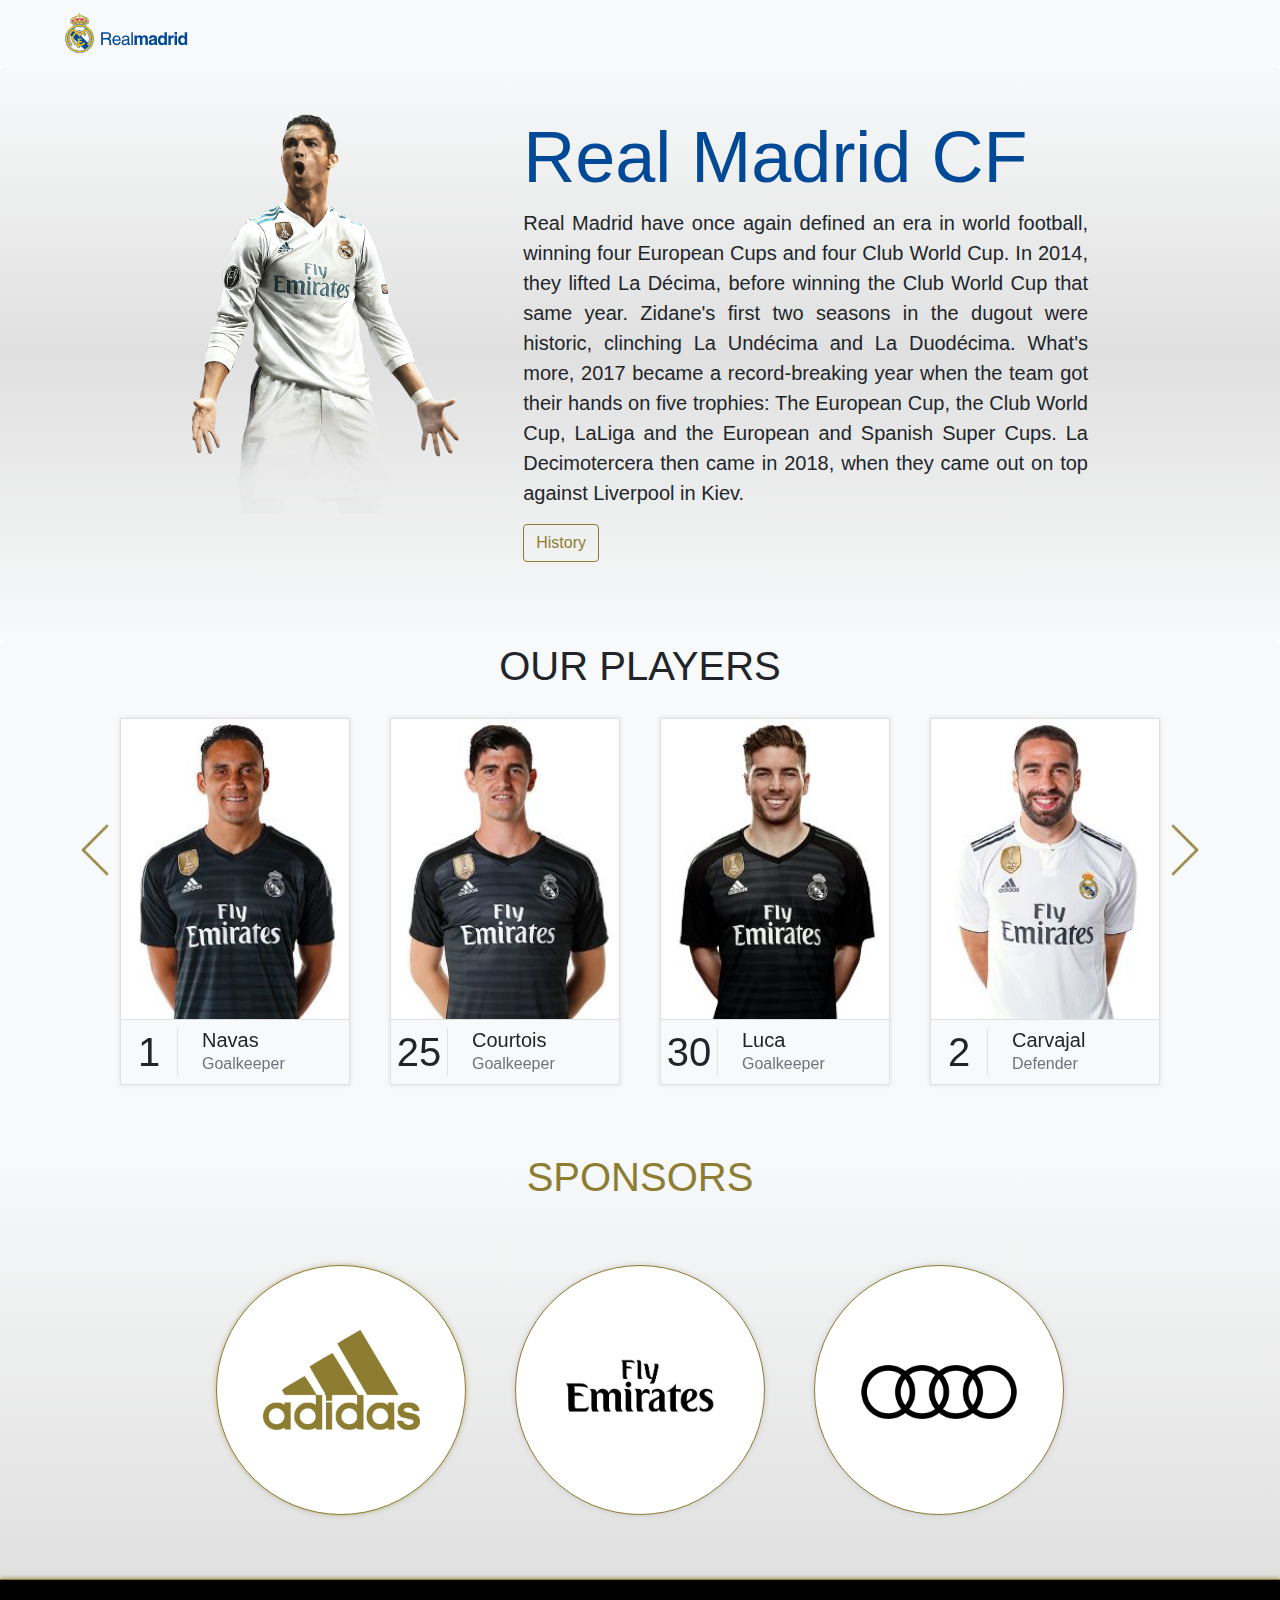
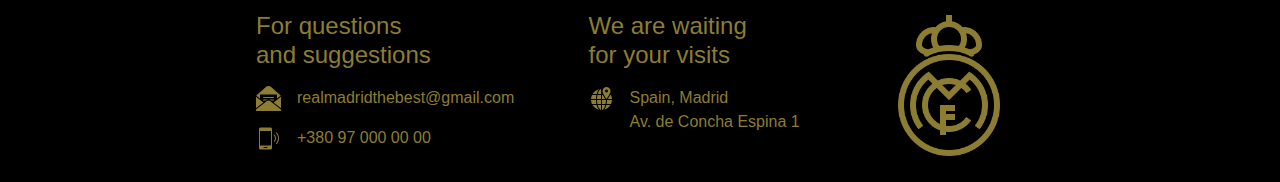
<file: index.html>
<!DOCTYPE html>
<html lang="en">

<head>
    <meta charset="UTF-8">
    <meta name="viewport" content="width=device-width, initial-scale=1.0">
    <meta http-equiv="X-UA-Compatible" content="ie=edge">
    <title>Real Madrid CF</title>
    <link rel="stylesheet" href="https://use.fontawesome.com/releases/v5.8.2/css/all.css"
        integrity="sha384-oS3vJWv+0UjzBfQzYUhtDYW+Pj2yciDJxpsK1OYPAYjqT085Qq/1cq5FLXAZQ7Ay" crossorigin="anonymous">
    <link rel="stylesheet" href="css/bootstrap.css">
    <link rel="stylesheet" href="slick/slick.css" />
    <link rel="stylesheet" href="slick/slick-theme.css" />
    <link rel="stylesheet" href="css/all.css">
</head>

<body>
    <script src="https://code.jquery.com/jquery-3.2.1.slim.min.js"
        integrity="sha384-KJ3o2DKtIkvYIK3UENzmM7KCkRr/rE9/Qpg6aAZGJwFDMVNA/GpGFF93hXpG5KkN"
        crossorigin="anonymous"></script>
    <script src="https://cdnjs.cloudflare.com/ajax/libs/popper.js/1.12.9/umd/popper.min.js"
        integrity="sha384-ApNbgh9B+Y1QKtv3Rn7W3mgPxhU9K/ScQsAP7hUibX39j7fakFPskvXusvfa0b4Q"
        crossorigin="anonymous"></script>
    <script src="https://maxcdn.bootstrapcdn.com/bootstrap/4.0.0/js/bootstrap.min.js"
        integrity="sha384-JZR6Spejh4U02d8jOt6vLEHfe/JQGiRRSQQxSfFWpi1MquVdAyjUar5+76PVCmYl"
        crossorigin="anonymous"></script>
    <nav class="navbar navbar-expand-sm navbar-light bg-light py-0">
        <a class="navbar-brand my-2" href="#">
            <img src="img/header_logo.svg" height="40" alt="real madrid logo">
        </a>
        <button class="navbar-toggler" type="button" data-toggle="collapse" data-target="#navbarSupportedContent-333"
            aria-controls="navbarSupportedContent-333" aria-expanded="false" aria-label="Toggle navigation">
            <span class="navbar-toggler-icon"></span>
        </button>
        <div class="collapse navbar-collapse" id="navbarSupportedContent-333">
            <ul class="navbar-nav ml-auto nav-flex-icons mr-4">
                <li class="nav-item">
                    <a class="nav-link" href="https://twitter.com/realmadrid">
                        <i class="fab fa-twitter mr-2"></i><span class="ds-none">Twitter</span>
                    </a>
                </li>
                <li class="nav-item">
                    <a class="nav-link" href="https://www.facebook.com/RealMadrid/">
                        <i class="fab fa-facebook-f mr-2"></i><span class="ds-none">Facebook</span>
                    </a>
                </li>
                <li class="nav-item">
                    <a class="nav-link" href="https://www.youtube.com/realmadrid">
                        <i class="fab fa-youtube mr-2"></i><span class="ds-none">YouTube</span>
                    </a>
                </li>
                <li class="nav-item">
                    <a class="nav-link" href="https://www.instagram.com/realmadrid/">
                        <i class="fab fa-instagram mr-2"></i><span class="ds-none">Instagram</span>
                    </a>
                </li>
            </ul>
        </div>
    </nav>
    <main>
        <div class="jumbotron pt-5 mb-0 d-flex flex-row justify-content-center">
            <img src="img/CristianoRonaldo.png" alt="Cristiano Ronaldo" height="400" class="CR7">
            <div class="mr-6">
                <h1 class="display-3 cl_blue">Real Madrid CF</h1>
                <p class="lead text-justify">Real Madrid have once again defined an era in world football, winning four
                    European Cups and four Club World Cup. In 2014, they lifted La Décima, before winning the Club World
                    Cup that same year. Zidane's first two seasons in the dugout were historic, clinching La Undécima
                    and La
                    Duodécima. What's more, 2017 became a record-breaking year when the team got their hands on five
                    trophies: The European Cup, the Club World Cup, LaLiga and the European and Spanish Super Cups. La
                    Decimotercera then came in 2018, when they came out on top against Liverpool in Kiev.</p>
                <p class="lead">
                    <a class="btn btn-outline-warning" href="page_history.html" role="button">History</a>
                </p>
            </div>
        </div>
        <div class="team text-center pb-5">
            <h1 class="display-4 team_header">OUR PLAYERS</h1>
            <div class="sl">
                <div class="sl__slide">
                    <img src="img/1_Keylor.jpg" alt="Keylor Navas" class="sl__img">
                    <div class="sl__text d-flex flex-row align-items-center">
                        <div class="team_card_footer display-4 team_header">1</div>
                        <div>
                            <p class="h5 ml-4 mt-2 mb-0">Navas</p>
                            <p class="text-muted ml-4 mt-0 mb-2">Goalkeeper</p>
                        </div>
                    </div>
                </div>
                <div class="sl__slide">
                    <img src="img/25_Courtois.jpg" alt="Thibaut Courtois" class="sl__img">
                    <div class="sl__text d-flex flex-row align-items-center">
                        <div class="team_card_footer display-4 team_header">25</div>
                        <div>
                            <p class="h5 ml-4 mt-2 mb-0">Courtois</p>
                            <p class="text-muted ml-4 mt-0 mb-2">Goalkeeper</p>
                        </div>
                    </div>
                </div>
                <div class="sl__slide">
                    <img src="img/30_Luca.jpg" alt="Luca Fernandez" class="sl__img">
                    <div class="sl__text d-flex flex-row align-items-center">
                        <div class="team_card_footer display-4 team_header">30</div>
                        <div>
                            <p class="h5 ml-4 mt-2 mb-0">Luca </p>
                            <p class="text-muted ml-4 mt-0 mb-2">Goalkeeper</p>
                        </div>
                    </div>
                </div>
                <div class="sl__slide">
                    <img src="img/2_Carvajal.jpg" alt="Daniel Carvajal Ramos" class="sl__img">
                    <div class="sl__text d-flex flex-row align-items-center">
                        <div class="team_card_footer display-4 team_header">2</div>
                        <div>
                            <p class="h5 ml-4 mt-2 mb-0">Carvajal</p>
                            <p class="text-muted ml-4 mt-0 mb-2">Defender</p>
                        </div>
                    </div>
                </div>
                <div class="sl__slide">
                    <img src="img/3_Vallejo.jpg" alt="Jesus Vallejo Lazaro" class="sl__img">
                    <div class="sl__text d-flex flex-row align-items-center">
                        <div class="team_card_footer display-4 team_header">3</div>
                        <div>
                            <p class="h5 ml-4 mt-2 mb-0">Vallejo</p>
                            <p class="text-muted ml-4 mt-0 mb-2">Defender</p>
                        </div>
                    </div>
                </div>
                <div class="sl__slide">
                    <img src="img/4_Ramos.jpg" alt="Sergio Ramos Garcia" class="sl__img">
                    <div class="sl__text d-flex flex-row align-items-center">
                        <div class="team_card_footer display-4 team_header">4</div>
                        <div>
                            <p class="h5 ml-4 mt-2 mb-0">Ramos</p>
                            <p class="text-muted ml-4 mt-0 mb-2">Defender</p>
                        </div>
                    </div>
                </div>
                <div class="sl__slide">
                    <img src="img/5_Varane.jpg" alt="Raphael Varane" class="sl__img">
                    <div class="sl__text d-flex flex-row align-items-center">
                        <div class="team_card_footer display-4 team_header">5</div>
                        <div>
                            <p class="h5 ml-4 mt-2 mb-0">Varane</p>
                            <p class="text-muted ml-4 mt-0 mb-2">Defender</p>
                        </div>
                    </div>
                </div>
                <div class="sl__slide">
                    <img src="img/6_Nacho.jpg" alt="Jose Ignacio Fernandez Iglesias" class="sl__img">
                    <div class="sl__text d-flex flex-row align-items-center">
                        <div class="team_card_footer display-4 team_header">6</div>
                        <div>
                            <p class="h5 ml-4 mt-2 mb-0">Nacho</p>
                            <p class="text-muted ml-4 mt-0 mb-2">Defender</p>
                        </div>
                    </div>
                </div>
                <div class="sl__slide">
                    <img src="img/12_Marcelo.jpg" alt="Marcelo Vieira da Silva" class="sl__img">
                    <div class="sl__text d-flex flex-row align-items-center">
                        <div class="team_card_footer display-4 team_header">12</div>
                        <div>
                            <p class="h5 ml-4 mt-2 mb-0">Marcelo</p>
                            <p class="text-muted ml-4 mt-0 mb-2">Defender</p>
                        </div>
                    </div>
                </div>
                <div class="sl__slide">
                    <img src="img/19_Odriozola.jpg" alt="Alvaro Odriozola" class="sl__img">
                    <div class="sl__text d-flex flex-row align-items-center">
                        <div class="team_card_footer display-4 team_header">19</div>
                        <div>
                            <p class="h5 ml-4 mt-2 mb-0">Odriozola</p>
                            <p class="text-muted ml-4 mt-0 mb-2">Defender</p>
                        </div>
                    </div>
                </div>
                <div class="sl__slide">
                    <img src="img/23_Reguilon.jpg" alt="Sergio Reguilon Rodriguez" class="sl__img">
                    <div class="sl__text d-flex flex-row align-items-center">
                        <div class="team_card_footer display-4 team_header">23</div>
                        <div>
                            <p class="h5 ml-4 mt-2 mb-0">Reguilon</p>
                            <p class="text-muted ml-4 mt-0 mb-2">Defender</p>
                        </div>
                    </div>
                </div>
                <div class="sl__slide">
                    <img src="img/08_Kroos.jpg" alt="Toni Kroos" class="sl__img">
                    <div class="sl__text d-flex flex-row align-items-center">
                        <div class="team_card_footer display-4 team_header">8</div>
                        <div>
                            <p class="h5 ml-4 mt-2 mb-0">Kroos</p>
                            <p class="text-muted ml-4 mt-0 mb-2">Midfielder</p>
                        </div>
                    </div>
                </div>
                <div class="sl__slide">
                    <img src="img/10_Modric.jpg" alt="Luka Modric" class="sl__img">
                    <div class="sl__text d-flex flex-row align-items-center">
                        <div class="team_card_footer display-4 team_header">10</div>
                        <div>
                            <p class="h5 ml-4 mt-2 mb-0">Modric</p>
                            <p class="text-muted ml-4 mt-0 mb-2">Midfielder</p>
                        </div>
                    </div>
                </div>
                <div class="sl__slide">
                    <img src="img/14_Casemiro.jpg" alt="Carlos Henrique Casemiro" class="sl__img">
                    <div class="sl__text d-flex flex-row align-items-center">
                        <div class="team_card_footer display-4 team_header">14</div>
                        <div>
                            <p class="h5 ml-4 mt-2 mb-0">Casemiro</p>
                            <p class="text-muted ml-4 mt-0 mb-2">Midfielder</p>
                        </div>
                    </div>
                </div>
                <div class="sl__slide">
                    <img src="img/15_Valverde.jpg" alt="Federico Santiago Valverde Dipetta" class="sl__img">
                    <div class="sl__text d-flex flex-row align-items-center">
                        <div class="team_card_footer display-4 team_header">15</div>
                        <div>
                            <p class="h5 ml-4 mt-2 mb-0">Valverde</p>
                            <p class="text-muted ml-4 mt-0 mb-2">Midfielder</p>
                        </div>
                    </div>
                </div>
                <div class="sl__slide">
                    <img src="img/18_Llorente.jpg" alt="Marcos Llorente Moreno" class="sl__img">
                    <div class="sl__text d-flex flex-row align-items-center">
                        <div class="team_card_footer display-4 team_header">18</div>
                        <div>
                            <p class="h5 ml-4 mt-2 mb-0">Llorente</p>
                            <p class="text-muted ml-4 mt-0 mb-2">Midfielder</p>
                        </div>
                    </div>
                </div>
                <div class="sl__slide">
                    <img src="img/20_Asensio.jpg" alt="Marco Asensio Willemsen" class="sl__img">
                    <div class="sl__text d-flex flex-row align-items-center">
                        <div class="team_card_footer display-4 team_header">20</div>
                        <div>
                            <p class="h5 ml-4 mt-2 mb-0">Asensio</p>
                            <p class="text-muted ml-4 mt-0 mb-2">Midfielder</p>
                        </div>
                    </div>
                </div>
                <div class="sl__slide">
                    <img src="img/21_Brahim.jpg" alt="Brahim Diaz" class="sl__img">
                    <div class="sl__text d-flex flex-row align-items-center">
                        <div class="team_card_footer display-4 team_header">21</div>
                        <div>
                            <p class="h5 ml-4 mt-2 mb-0">Brahim</p>
                            <p class="text-muted ml-4 mt-0 mb-2">Midfielder</p>
                        </div>
                    </div>
                </div>
                <div class="sl__slide">
                    <img src="img/22_Isco.jpg" alt="Francisco Roman Alarcon" class="sl__img">
                    <div class="sl__text d-flex flex-row align-items-center">
                        <div class="team_card_footer display-4 team_header">22</div>
                        <div>
                            <p class="h5 ml-4 mt-2 mb-0">Isco</p>
                            <p class="text-muted ml-4 mt-0 mb-2">Midfielder</p>
                        </div>
                    </div>
                </div>
                <div class="sl__slide">
                    <img src="img/24_Ceballos.jpg" alt="Daniel Ceballos Fernandez" class="sl__img">
                    <div class="sl__text d-flex flex-row align-items-center">
                        <div class="team_card_footer display-4 team_header">24</div>
                        <div>
                            <p class="h5 ml-4 mt-2 mb-0">Ceballos</p>
                            <p class="text-muted ml-4 mt-0 mb-2">Midfielder</p>
                        </div>
                    </div>
                </div>
                <div class="sl__slide">
                    <img src="img/07_Mariano.jpg" alt="Mariano Diaz Mejia" class="sl__img">
                    <div class="sl__text d-flex flex-row align-items-center">
                        <div class="team_card_footer display-4 team_header">7</div>
                        <div>
                            <p class="h5 ml-4 mt-2 mb-0">Mariano</p>
                            <p class="text-muted ml-4 mt-0 mb-2">Forward</p>
                        </div>
                    </div>
                </div>
                <div class="sl__slide">
                    <img src="img/09_Benzema.jpg" alt="Karim Benzema" class="sl__img">
                    <div class="sl__text d-flex flex-row align-items-center">
                        <div class="team_card_footer display-4 team_header">9</div>
                        <div>
                            <p class="h5 ml-4 mt-2 mb-0">Benzema</p>
                            <p class="text-muted ml-4 mt-0 mb-2">Forward</p>
                        </div>
                    </div>
                </div>
                <div class="sl__slide">
                    <img src="img/11_Bale.jpg" alt="Gareth Bale" class="sl__img">
                    <div class="sl__text d-flex flex-row align-items-center">
                        <div class="team_card_footer display-4 team_header">11</div>
                        <div>
                            <p class="h5 ml-4 mt-2 mb-0">Bale</p>
                            <p class="text-muted ml-4 mt-0 mb-2">Forward</p>
                        </div>
                    </div>
                </div>
                <div class="sl__slide">
                    <img src="img/17_Lucas.jpg" alt="Lucas Vazquez Iglesias" class="sl__img">
                    <div class="sl__text d-flex flex-row align-items-center">
                        <div class="team_card_footer display-4 team_header">17</div>
                        <div>
                            <p class="h5 ml-4 mt-2 mb-0">Vazquez</p>
                            <p class="text-muted ml-4 mt-0 mb-2">Forward</p>
                        </div>
                    </div>
                </div>
                <div class="sl__slide">
                    <img src="img/28_Vinicius.jpg" alt="Vinicius Paixao de Oliveira Junior" class="sl__img">
                    <div class="sl__text d-flex flex-row align-items-center">
                        <div class="team_card_footer display-4 team_header">28</div>
                        <div>
                            <p class="h5 ml-4 mt-2 mb-0">Vinicius</p>
                            <p class="text-muted ml-4 mt-0 mb-2">Forward</p>
                        </div>
                    </div>
                </div>
            </div>
        </div>
        <div class="sponsors_bg pb-5">
            <h1 class="display-4 team_header sponsors_h text-center mb-5">SPONSORS</h1>
            <div class="sponsors_main d-flex flex-row justify-content-around flex-wrap">
                <div class="sponsors_adidas my-3">
                    <a href="https://www.adidas.com/us/real_madrid-soccer"> <img src="img/adidas.png" alt="Adidas"
                            class="sponsors_img"></a>
                </div>
                <div class="sponsors my-3">
                    <a href="https://www.emirates.com/ua/russian/"> <img src="img/fly_emirates_logo.png"
                            alt="Fly Emirates" class="sponsors_img"></a>
                </div>
                <div class="sponsors my-3">
                    <a href="https://www.audi.es/es/web/es.html"> <img src="img/Audi.png" alt="Audi"
                            class="sponsors_img"></a>
                </div>
            </div>
        </div>
    </main>
    <footer>
        <div class="d-flex flex-row justify-content-between flex-wrap">
            <div class="mb-3">
                <h1 class="display-4 footer_h sponsors_h text-left mb-3">For questions<br>and suggestions</h1>
                <div class="d-flex flex-row flex-wrap">
                    <img src="img/icons8-open-envelope-filled-50.png" alt="e-mail" class="footer_img">
                    <p class="ml-3">realmadridthebest@gmail.com</p>
                </div>
                <div class="d-flex flex-row flex-wrap">
                    <img src="img/icons8-phonelink-ring-filled-50.png" alt="phone" class="footer_img">
                    <p class="ml-3">+380 97 000 00 00</p>
                </div>
            </div>
            <div>
                <h1 class="display-4 footer_h sponsors_h text-left mb-3">We are waiting<br>for your visits</h1>
                <div class="d-flex flex-row flex-wrap">
                    <img src="img/icons8-location-filled-50.png" alt="location" class="footer_img">
                    <p class="ml-3">Spain, Madrid<br>Av. de Concha Espina 1</p>
                </div>
            </div>
            <img src="img/icons8-real-madrid-500.png" alt="Real Madrid" class="img_logo">
        </div>
    </footer>
    <script src="js/jquery-3.4.1.min.js"></script>
    <script src="slick/slick.min.js"></script>
    <script src="js/js.js"></script>
</body>

</html>
</file>
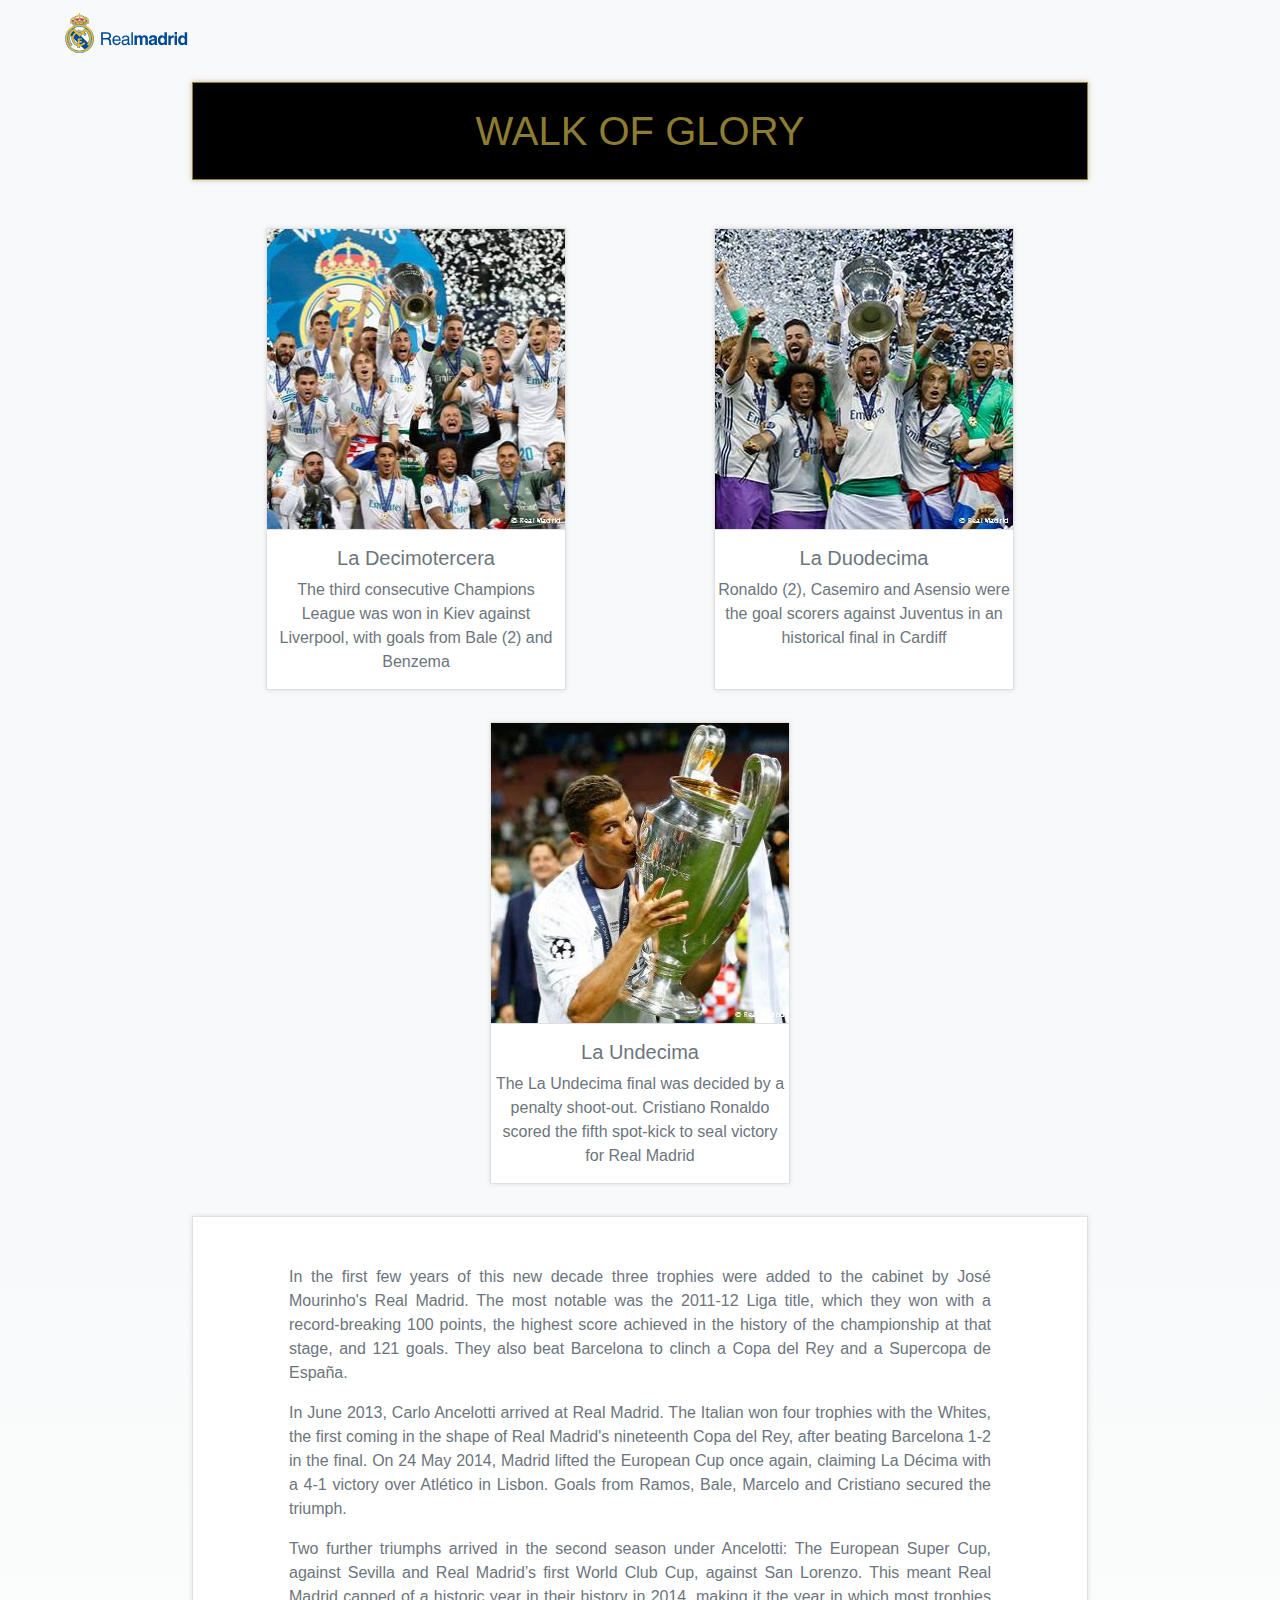
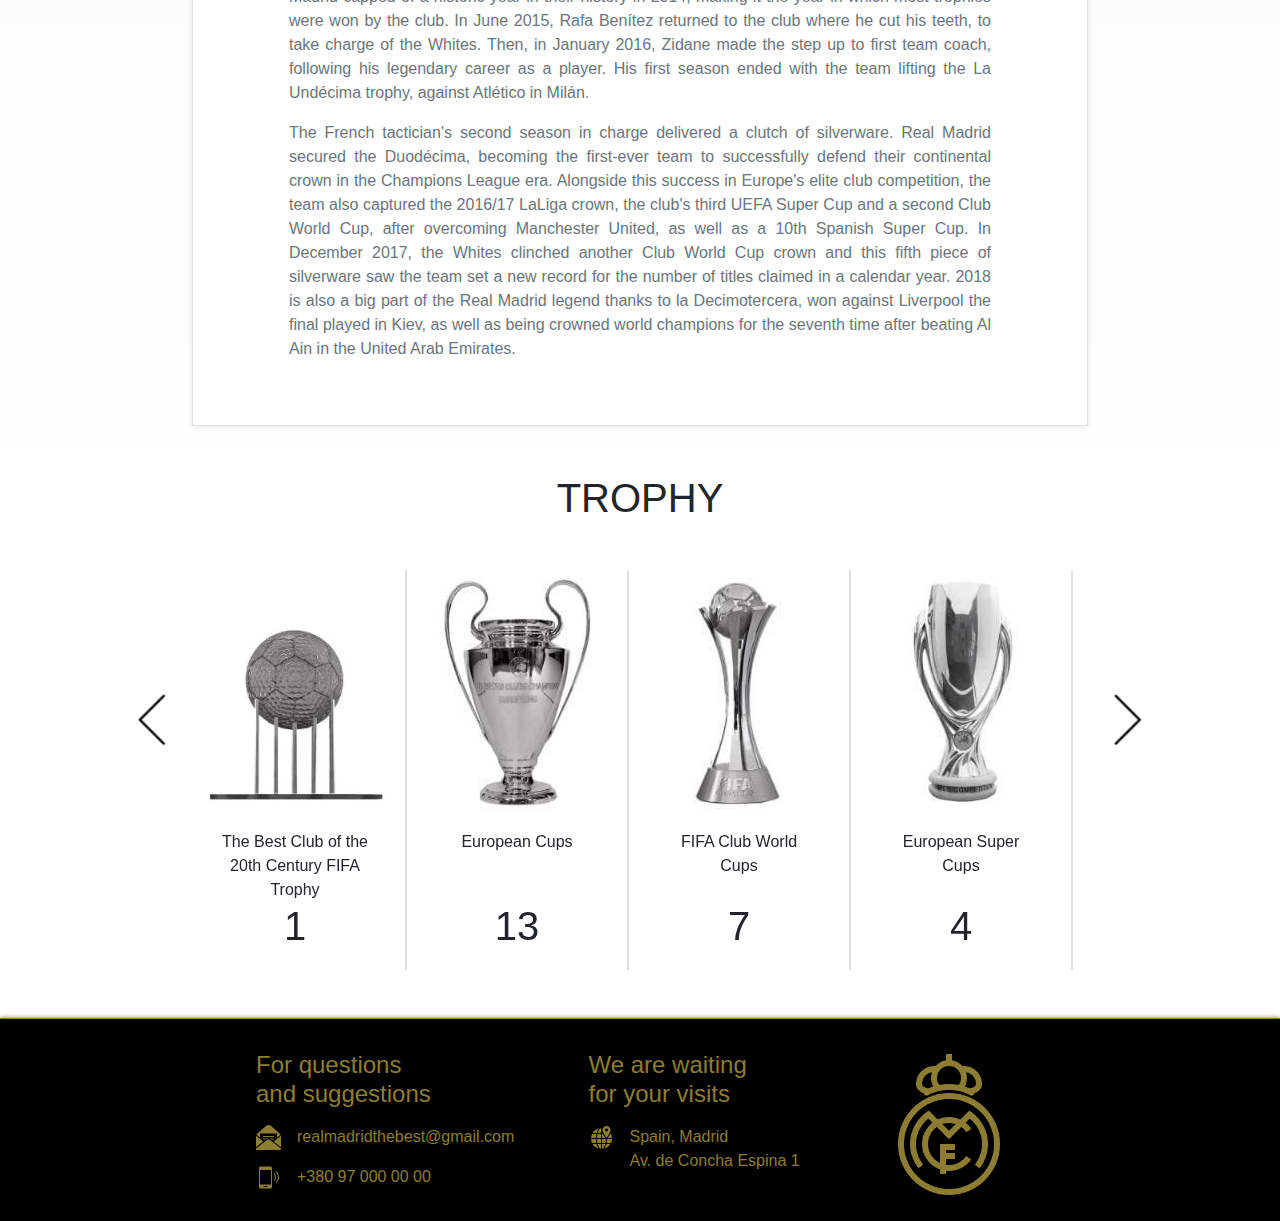
<file: page_history.html>
<!DOCTYPE html>
<html lang="en">

<head>
    <meta charset="UTF-8">
    <meta name="viewport" content="width=device-width, initial-scale=1.0">
    <meta http-equiv="X-UA-Compatible" content="ie=edge">
    <title>History RM</title>
    <link rel="stylesheet" href="https://use.fontawesome.com/releases/v5.8.2/css/all.css"
        integrity="sha384-oS3vJWv+0UjzBfQzYUhtDYW+Pj2yciDJxpsK1OYPAYjqT085Qq/1cq5FLXAZQ7Ay" crossorigin="anonymous">
    <link rel="stylesheet" href="css/bootstrap.css">
    <link rel="stylesheet" href="slick/slick.css" />
    <link rel="stylesheet" href="slick/slick-theme.css" />
    <link rel="stylesheet" href="css/all.css">
</head>

<body>
    <script src="https://code.jquery.com/jquery-3.2.1.slim.min.js"
        integrity="sha384-KJ3o2DKtIkvYIK3UENzmM7KCkRr/rE9/Qpg6aAZGJwFDMVNA/GpGFF93hXpG5KkN"
        crossorigin="anonymous"></script>
    <script src="https://cdnjs.cloudflare.com/ajax/libs/popper.js/1.12.9/umd/popper.min.js"
        integrity="sha384-ApNbgh9B+Y1QKtv3Rn7W3mgPxhU9K/ScQsAP7hUibX39j7fakFPskvXusvfa0b4Q"
        crossorigin="anonymous"></script>
    <script src="https://maxcdn.bootstrapcdn.com/bootstrap/4.0.0/js/bootstrap.min.js"
        integrity="sha384-JZR6Spejh4U02d8jOt6vLEHfe/JQGiRRSQQxSfFWpi1MquVdAyjUar5+76PVCmYl"
        crossorigin="anonymous"></script>
    <nav class="navbar navbar-expand-sm navbar-light bg-light py-0">
        <a class="navbar-brand my-2" href="index.html">
            <img src="img/header_logo.svg" height="40" alt="real madrid logo">
        </a>
        <button class="navbar-toggler" type="button" data-toggle="collapse" data-target="#navbarSupportedContent-333"
            aria-controls="navbarSupportedContent-333" aria-expanded="false" aria-label="Toggle navigation">
            <span class="navbar-toggler-icon"></span>
        </button>
        <div class="collapse navbar-collapse" id="navbarSupportedContent-333">
            <ul class="navbar-nav ml-auto nav-flex-icons mr-4">
                <li class="nav-item">
                    <a class="nav-link" href="https://twitter.com/realmadrid">
                        <i class="fab fa-twitter mr-2"></i><span class="ds-none">Twitter</span>
                    </a>
                </li>
                <li class="nav-item">
                    <a class="nav-link" href="https://www.facebook.com/RealMadrid/">
                        <i class="fab fa-facebook-f mr-2"></i><span class="ds-none">Facebook</span>
                    </a>
                </li>
                <li class="nav-item">
                    <a class="nav-link" href="https://www.youtube.com/realmadrid">
                        <i class="fab fa-youtube mr-2"></i><span class="ds-none">YouTube</span>
                    </a>
                </li>
                <li class="nav-item">
                    <a class="nav-link" href="https://www.instagram.com/realmadrid/">
                        <i class="fab fa-instagram mr-2"></i><span class="ds-none">Instagram</span>
                    </a>
                </li>
                </ul>
        </div>
    </nav>
    <main class="pb-5">
        <div class="history_bg py-3">
            <div class="history_header">
                <h1 class="display-4 team_header py-4 mb-0 text-center">WALK OF GLORY</h1>
            </div>
        </div>
        <div class="history_main py-3 d-flex flex-row justify-content-around flex-wrap">
            <div class="history_moment my-3">
                <img src="img/la_decimotercera.jpg" alt="La Decimotercera" class="history_img">
                <div class="history_text text-center">
                    <h5 class=" text-muted pt-3 pb-2 mb-0">La Decimotercera</h5>
                    <p class="text-muted mb-0 pb-3">The third consecutive Champions<br>League was won in Kiev
                        against<br>Liverpool, with goals from Bale (2) and<br>Benzema</p>
                </div>
            </div>
            <div class="history_moment my-3">
                <img src="img/La_duodecima.jpg" alt="La Duodecima" class="history_img">
                <div class="history_text text-center">
                    <h5 class=" text-muted pt-3 pb-2 mb-0">La Duodecima</h5>
                    <p class="text-muted mb-0 pb-3">Ronaldo (2), Casemiro and Asensio were<br>the goal scorers against
                        Juventus in an<br>historical final in Cardiff</p>
                </div>
            </div>
            <div class="history_moment my-3">
                <img src="img/La_Undecima.jpg" alt="La Undecima" class="history_img">
                <div class="history_text text-center">
                    <h5 class=" text-muted pt-3 pb-2 mb-0">La Undecima</h5>
                    <p class="text-muted mb-0 pb-3">The La Undecima final was decided by a<br>penalty shoot-out.
                        Cristiano Ronaldo<br>scored the fifth spot-kick to seal victory<br>for Real Madrid</p>
                </div>
            </div>
        </div>
        <div class="history_text_bg pb-5">
            <div class="history text-muted text-justify">
                <p>In the first few years of this new decade three trophies were added to the cabinet by José Mourinho's
                    Real Madrid. The most notable was the 2011-12 Liga title, which they won with a record-breaking 100
                    points, the highest score achieved in the history of the championship at that stage, and 121 goals.
                    They also beat Barcelona to clinch a Copa del Rey and a Supercopa de España.</p>
                <p>In June 2013, Carlo Ancelotti arrived at Real Madrid. The Italian won four trophies with the Whites,
                    the first coming in the shape of Real Madrid's nineteenth Copa del Rey, after beating Barcelona 1-2
                    in the final. On 24 May 2014, Madrid lifted the European Cup once again, claiming La Décima with a
                    4-1 victory over Atlético in Lisbon. Goals from Ramos, Bale, Marcelo and Cristiano secured the
                    triumph.</p>
                <p>Two further triumphs arrived in the second season under Ancelotti: The European Super Cup, against
                    Sevilla and Real Madrid’s first World Club Cup, against San Lorenzo. This meant Real Madrid capped
                    of a historic year in their history in 2014, making it the year in which most trophies were won by
                    the club. In June 2015, Rafa Benítez returned to the club where he cut his teeth, to take charge of
                    the Whites. Then, in January 2016, Zidane made the step up to first team coach, following his
                    legendary career as a player. His first season ended with the team lifting the La Undécima trophy,
                    against Atlético in Milán.</p>
                <p>The French tactician's second season in charge delivered a clutch of silverware. Real Madrid secured
                    the Duodécima, becoming the first-ever team to successfully defend their continental crown in the
                    Champions League era. Alongside this success in Europe's elite club competition, the team also
                    captured the 2016/17 LaLiga crown, the club's third UEFA Super Cup and a second Club World Cup,
                    after overcoming Manchester United, as well as a 10th Spanish Super Cup. In December 2017, the
                    Whites clinched another Club World Cup crown and this fifth piece of silverware saw the team set a
                    new record for the number of titles claimed in a calendar year. 2018 is also a big part of the Real
                    Madrid legend thanks to la Decimotercera, won against Liverpool the final played in Kiev, as well as
                    being crowned world champions for the seventh time after beating Al Ain in the United Arab Emirates.
                </p>
            </div>
        </div>
        <div class="trophy text-center">
            <h1 class="display-4 team_header">TROPHY</h1>
            <div class="sl_trophy">
                <div class="sl_trophy_slide">
                    <img src="img/mejor-club-del-siglo-XX.png" alt="The Best Club of the 20th Century FIFA Trophy" class="sl_trophy_img">
                    <p class="mb-0">The Best Club of the<br>20th Century FIFA<br>Trophy</p>
                    <p class=" display-4 team_header">1</p>
                </div>
                <div class="sl_trophy_slide">
                    <img src="img/Champions-palmares2ThumbThumb.jpg" alt="European Cups" class="sl_trophy_img">
                    <p class="mb-0">European Cups<br><br><br></p>
                    <p class=" display-4 team_header">13</p>
                </div>
                <div class="sl_trophy_slide">
                    <img src="img/Copa-Mundial-de-Clubes_220Thumb.jpg" alt="FIFA Club World Cups" class="sl_trophy_img">
                    <p class="mb-0">FIFA Club World<br>Cups<br><br></p>
                    <p class=" display-4 team_header">7</p>
                </div>
                <div class="sl_trophy_slide">
                    <img src="img/Supercopas-de-Europa_220Thumb.jpg" alt="European Super Cups" class="sl_trophy_img">
                    <p class="mb-0">European Super<br>Cups<br><br></p>
                    <p class=" display-4 team_header">4</p>
                </div>
                <div class="sl_trophy_slide">
                    <img src="img/UEFA_220Thumb.jpg" alt="UEFA Cups" class="sl_trophy_img">
                    <p class="mb-0">UEFA Cups<br><br><br></p>
                    <p class=" display-4 team_header">2</p>
                </div>
                <div class="sl_trophy_slide">
                    <img src="img/Liga_RM_220Thumb.jpg" alt="Ligas" class="sl_trophy_img">
                    <p class="mb-0">Ligas<br><br><br></p>
                    <p class=" display-4 team_header">33</p>
                </div>
                <div class="sl_trophy_slide">
                    <img src="img/Copas-del-Rey_220Thumb.jpg" alt="Copas del Rey" class="sl_trophy_img">
                    <p class="mb-0">Copas del Rey<br><br><br></p>
                    <p class=" display-4 team_header">19</p>
                </div>
                <div class="sl_trophy_slide">
                    <img src="img/Supercopas-de-Espaсa_220Thumb.jpg" alt="Spanish Super Cups" class="sl_trophy_img">
                    <p class="mb-0">Spanish Super<br>Cups<br><br></p>
                    <p class=" display-4 team_header">10</p>
                </div>
                <div class="sl_trophy_slide">
                    <img src="img/Copa_liga.jpg" alt="League Cup" class="sl_trophy_img">
                    <p class="mb-0">League Cup<br><br><br></p>
                    <p class=" display-4 team_header">1</p>
                </div>
                <div class="sl_trophy_slide">
                    <img src="img/Pequeсas-Copas-del-Mundo_220.jpg" alt="Pequenas Copas del Mundo" class="sl_trophy_img">
                    <p class="mb-0">Pequenas Copas<br>del Mundo<br><br></p>
                    <p class=" display-4 team_header">2</p>
                </div>
                <div class="sl_trophy_slide">
                    <img src="img/Copas-Latinas_220Thumb.jpg" alt="Latin Cups" class="sl_trophy_img">
                    <p class="mb-0">Latin Cups<br><br><br></p>
                    <p class=" display-4 team_header">2</p>
                </div>
                <div class="sl_trophy_slide">
                    <img src="img/Campeonatos-Regionales_220Thumb.jpg" alt="Regional Championship" class="sl_trophy_img">
                    <p class="mb-0">Regional<br>Championship<br><br></p>
                    <p class=" display-4 team_header">18</p>
                </div>
                <div class="sl_trophy_slide">
                    <img src="img/Trofeos-Mancomunados_220Thumb.jpg" alt="Mancomunados Trophies" class="sl_trophy_img">
                    <p class="mb-0">Mancomunados<br>Trophies<br><br></p>
                    <p class=" display-4 team_header">5</p>
                </div>
            </div>
        </div>
    </main>
    <footer>
            <div class="d-flex flex-row justify-content-between flex-wrap">
                <div class="mb-3">
                        <h1 class="display-4 footer_h sponsors_h text-left mb-3">For questions<br>and suggestions</h1>
                        <div class="d-flex flex-row flex-wrap">
                                <img src="img/icons8-open-envelope-filled-50.png" alt="e-mail" class="footer_img">
                                <p class="ml-3">realmadridthebest@gmail.com</p>
                        </div>
                        <div class="d-flex flex-row flex-wrap">
                                <img src="img/icons8-phonelink-ring-filled-50.png" alt="phone" class="footer_img">
                                <p class="ml-3">+380 97 000 00 00</p>
                        </div>  
                </div>
                <div >
                        <h1 class="display-4 footer_h sponsors_h text-left mb-3">We are waiting<br>for your visits</h1>
                        <div class="d-flex flex-row flex-wrap">
                                <img src="img/icons8-location-filled-50.png" alt="location" class="footer_img">
                                <p class="ml-3">Spain, Madrid<br>Av. de Concha Espina 1</p>
                        </div>
                </div>
                <img src="img/icons8-real-madrid-500.png" alt="Real Madrid" class="img_logo">
            </div>
        </footer>
    <script src="js/jquery-3.4.1.min.js"></script>
    <script src="slick/slick.min.js"></script>
    <script src="js/js.js"></script>
</body>

</html>
</file>
<file: css/all.css>
.navbar {
    padding-left: 5%;
    padding-right: 5%;
}

.jumbotron {
    background: linear-gradient(to bottom, #f8f9fa, #e0e0e0, #f8f9fa);
    padding-left: 15%;
    padding-right: 15%;
}

.btn-outline-warning {
    color: #8c7d32;
    border-color: #8c7d32;
}

.btn-outline-warning:hover {
    color: #fff;
    background-color: #8c7d32;
    border-color: #8c7d32;
}

.btn-outline-warning:focus, .btn-outline-warning.focus {
    box-shadow: 0 0 0 0.2rem rgba(140, 125, 50, 0.5);
}

.btn-outline-warning.disabled, .btn-outline-warning:disabled {
    color: #8c7d32;
    background-color: transparent;
}

.btn-outline-warning:not(:disabled):not(.disabled):active, .btn-outline-warning:not(:disabled):not(.disabled).active, .show>.btn-outline-warning.dropdown-toggle {
    color: #212529;
    background-color: #8c7d32;
    border-color: #8c7d32;
}

.btn-outline-warning:not(:disabled):not(.disabled):active:focus, .btn-outline-warning:not(:disabled):not(.disabled).active:focus, .show>.btn-outline-warning.dropdown-toggle:focus {
    box-shadow: 0 0 0 0.2rem rgba(140, 125, 50, 0.5);
}

.mr-6 {
    margin-left: 4rem;
}

.cl_blue {
    color: #004996;
}

.team_header {
    font-size: 2.5rem;
}

.team_card_footer {
    width: 25%;
    border-right: 1px solid #e0e0e0;
}

.team {
    background: #f8f9fa;
    margin-top: 0;
}

.sl {
    max-width: 1080px;
    margin: 0 auto;
}

.sl__text {
    background: #f8f9fa;
    border-top: 1px solid #e0e0e0;
}

.sl__slide {
    margin: 20px 20px;
    max-width: 230px;
    border: 1px solid #e0e0e0;
    box-shadow: 0 0 5px rgba(224, 224, 224, 1);
}

.sl__img {
    height: 300px;
    width: 228px;
    margin: 0 auto;
}

.sl_trophy {
    max-width: 70%;
    margin: 0 auto;
    margin-top: 3rem;
}

.sl_trophy_slide {
    margin: 0;
    max-width: 222px;
    border-left: 1px solid #e0e0e0;
    border-right: 1px solid #e0e0e0;
    height: 400px;
}

.sl_trophy_img {
    height: 260px;
    width: 220px;
    margin: 0 auto;
}

.trophy {
    background: #ffffff;
    margin-top: 0;
}

.sponsors_bg {
    background: linear-gradient(to bottom, #f8f9fa, #e0e0e0);
}

.sponsors_h {
    color: #8c7d32
}

.sponsors_main {
    width: 70%;
    margin: 0 auto;
}

.sponsors {
    background: #fff;
    width: 250px;
    height: 250px;
    border: 1px solid #8c7d32;
    box-shadow: 0 0 5px rgba(165, 165, 165, 0.5);
    border-radius: 50%;
    line-height: 250px;
    text-align: center;
}

.sponsors_adidas {
    background: #fff;
    width: 250px;
    height: 250px;
    border: 1px solid #8c7d32;
    box-shadow: 0 0 5px rgba(140, 125, 50, 0.5);
    border-radius: 50%;
    line-height: 225px;
    text-align: center;
}

.sponsors_img {
    height: 100px;
}

footer {
    background: #000000;
    border-top: 1px solid #8c7d32;
    color: #8c7d32;
    padding: 2rem 20% 0 20%;
    box-shadow: 0 0 5px rgba(140, 125, 50, 1);
}

.footer_h {
    font-size: 1.5rem;
}

.footer_img {
    height: 25px;
}

.img_logo {
    height: 150px;
}

.history_main {
    background: #f8f9fa;
    padding-left: 15%;
    padding-right: 15%;
    margin-bottom: 2rem;
    margin: 0 auto;
}

.history_moment {
    margin: 20px 20px;
    width: 300px;
    border: 1px solid #e0e0e0;
    box-shadow: 0 0 5px rgba(224, 224, 224, 1);
}

.history_img {
    height: 300px;
    width: 298px;
    margin: 0 auto;
}

.history_text {
    background: #fff;
    border-top: 1px solid #e0e0e0;
    height: 160px;
}

.history_header {
    width: 70%;
    background: #000000;
    color: #8c7d32;
    margin: 0 auto;
    border: 1px solid #8c7d32;
    box-shadow: 0 0 5px rgba(140, 125, 50, 0.5);
}

.history {
    width: 70%;
    background: #fff;
    margin: 0 auto;
    border: 1px solid #e0e0e0;
    box-shadow: 0 0 5px rgba(224, 224, 224, 1);
    padding: 3rem 6rem;
}

.history_text_bg {
    background: linear-gradient(to bottom, #f8f9fa, #ffffff);
}

.history_bg {
    background: #f8f9fa;
}

.br {
    border: 1px solid black;
}

.h5 {
    width: 0;
}

.prev, .next, .prev_trophy, .next_trophy {
    position: absolute;
    top: 30%;
    height: 60px;
    width: 60px;
    z-index: 1;
    cursor: pointer;
}

.next {
    right: -35px;
}

.prev {
    left: -35px;
}

.next_trophy {
    right: -70px;
}

.prev_trophy {
    left: -70px;
}

@media (max-width: 1225px) {
    .sl {
        max-width: 810px;
    }
}

@media (max-width: 992px) {
    .CR7 {
        display: none;
    }
    .mr-6 {
        margin-left: 0;
    }
}

@media (max-width: 880px) {
    .sl {
        max-width: 810px;
    }
    .sl_trophy {
        max-width: 100%;
        margin: 0 auto;
        margin-top: 3rem;
    }
    .history_header {
        width: 100%;
    }
    .history {
        width: 100%;
        border-left: 1px solid transparent;
        border-right: 1px solid transparent;
        padding: 1.5rem 3rem;
    }
    .sponsors_main {
        width: 100%;
    }
    footer {
        padding: 2rem 2rem;
    }
}

@media (max-width: 768px) {
    .display-3 {
        font-size: 3.5rem;
    }
    .img_logo {
        display: none;
    }
}

@media (max-width: 576px) {
    .display-3 {
        font-size: 2rem;
    }
    .nav-link {
        margin-left: 2rem;
    }
    .history_moment {
        margin: 0;
    }
    .history_main {
        padding: 0;
    }
    .history {
        padding: 1.5rem 1.5rem;
    }
}

@media (min-width: 576px) {
    .ds-none {
        display: none;
    }
}
</file>
